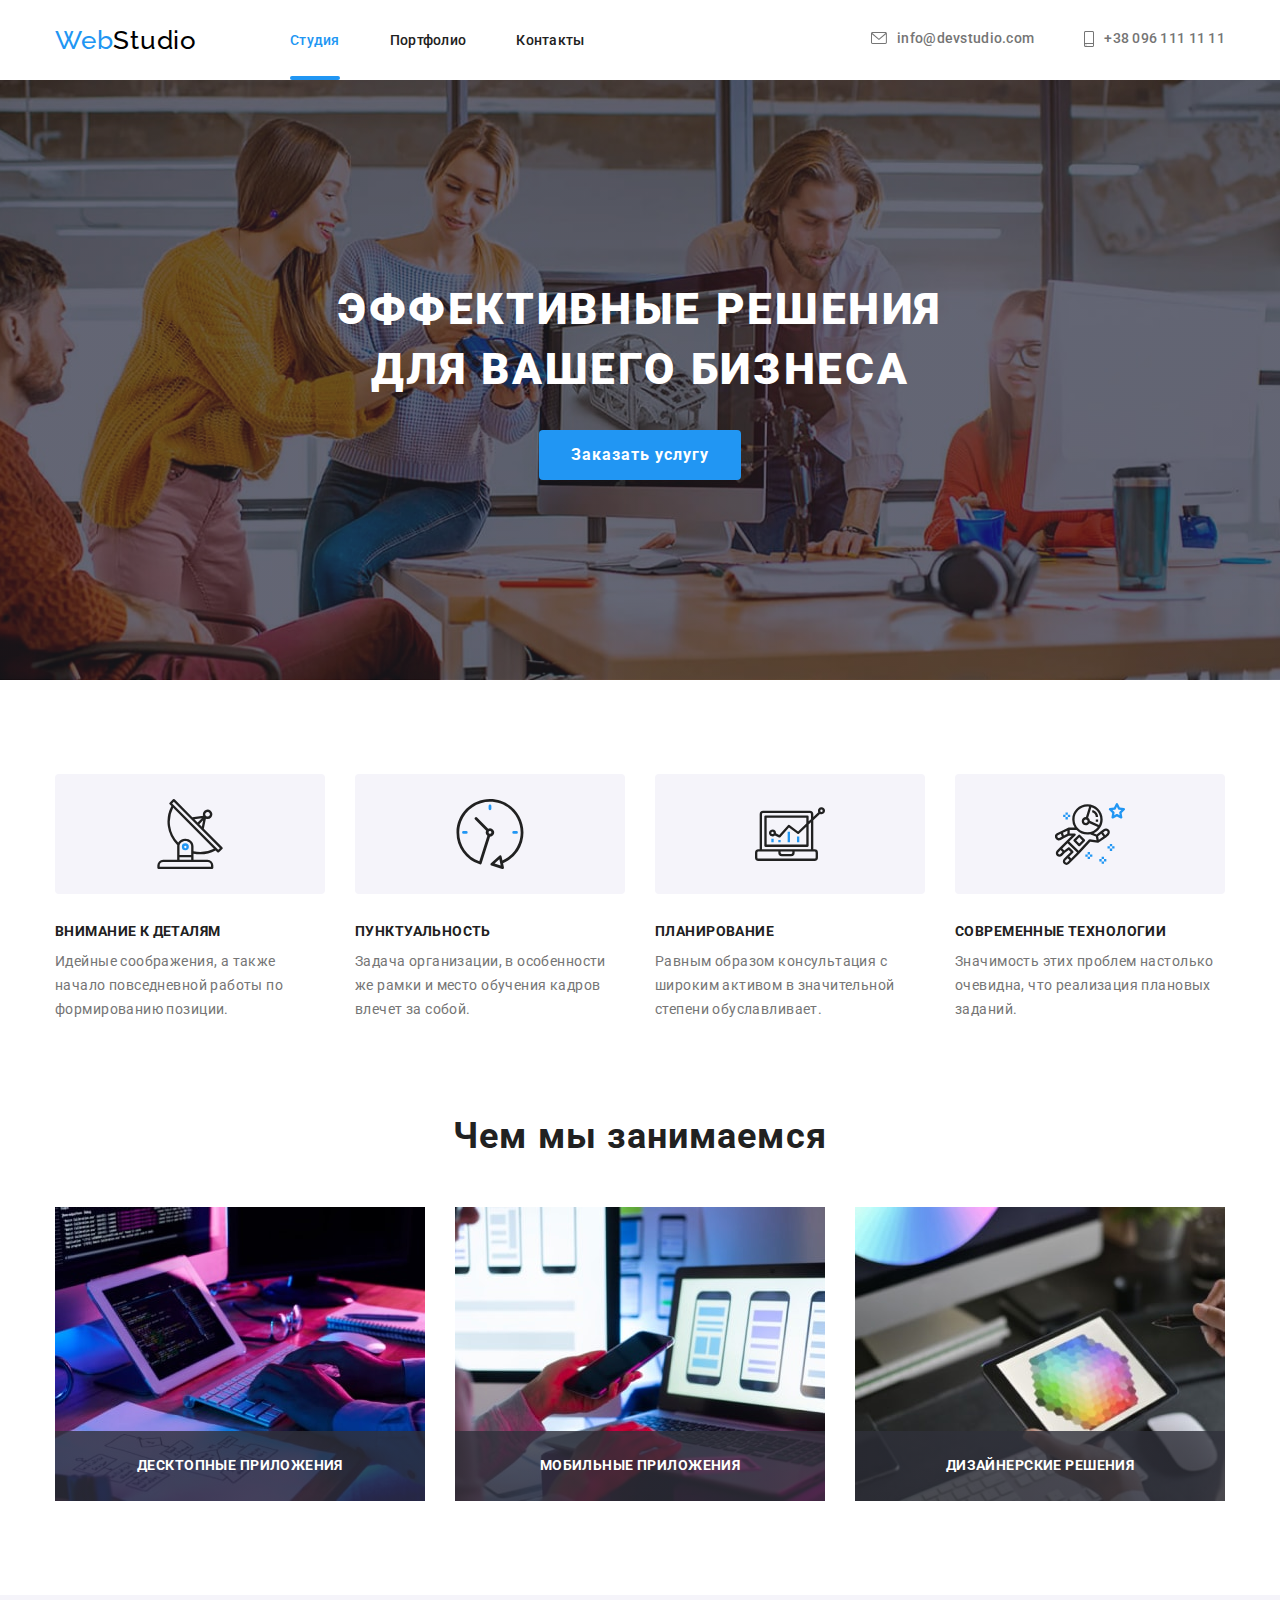
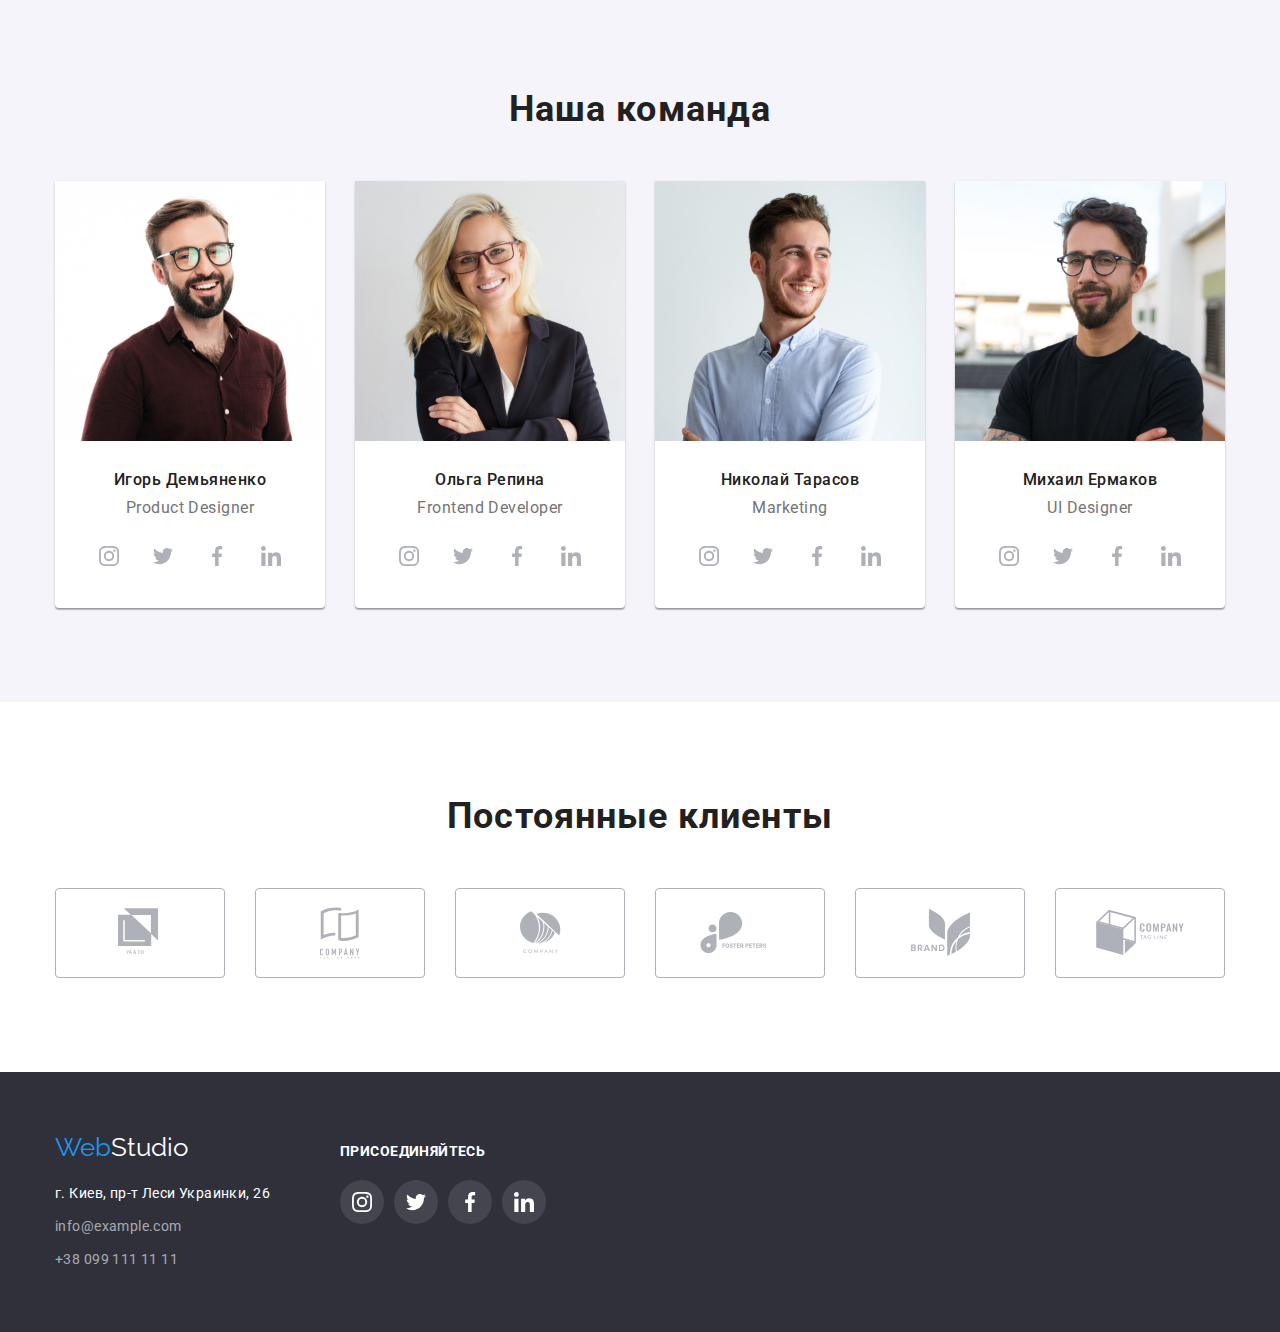
<file: index.html>
<!DOCTYPE html>
<html lang="ru">
  <head>
    <meta charset="UTF-8" />
    <meta name="viewport" content="width=device-width, initial-scale=1.0" />
    <title lang="en">WebStudio</title>
    <link rel="preconnect" href="https://fonts.gstatic.com">
    <link rel="stylesheet" href="./css/modern-normalize.css">
    <link href="https://fonts.googleapis.com/css2?family=Raleway:wght@700&family=Roboto:wght@400;500;700;900&display=swap"
      rel="stylesheet">
    <link rel="stylesheet" href="./css/style.css">
  </head>

  <body>
<!--header-->
    <header>
      <div class="container">
        <nav class="nav">
          <a class="logo-header link" href="./index.html" aria-label="логотип"><span class="logo-web">Web</span>Studio</a>
          <ul class="nav-links list">
            <li class="nav-link-item">
              <a class="studio nav-link current link" href="./index.html">Студия</a>
            </li>
            <li class="nav-link-item">
              <a class="portfolio nav-link link" href="./portfolio.html">Портфолио</a>
            </li>
            <li class="nav-link-item">
              <a class="contacts nav-link link" href="">Контакты</a>
            </li>
          </ul>
        </nav>
        <address class="header-address">
          <ul class="header-address-list list">
            <li class="header-address-item" >
              <a class="address-item link" target="_blank" rel="noopener noreferrer" href="mailto:info@devstudio.com">
                <div class="address-icon">
                  <svg width="16" height="12">
                    <use href="./images/sprite.svg#icon-envelope"></use>
                  </svg>
                </div>
                info@devstudio.com</a>
            </li>
            <li class="header-address-item" >
              <a class="address-item link" target="_blank" rel="noopener noreferrer" href="tel:+380961111111">
                <div class="address-icon">
                  <svg width="10" height="16">
                    <use href="./images/sprite.svg#icon-smartphone"></use>
                  </svg>
                </div>
                +38 096 111 11 11</a>
            </li>
          </ul>
        </address>
      </div>
    </header>

    <main>
      <!--hero section-->
      
      <section class="hero">
        <div class="container hero">
          <h1 class="hero-title">Эффективные решения для вашего бизнеса</h1>
          <button class="button-studio-hero " data-modal-open
                  type="button">
                  Заказать услугу
                      </button>
        </div>
      </section>

      <!-- модальное окно -->
      
      <div class="modal is-hidden" data-modal>
        <div class="modal-window">
          <button class="close-btn" type="button" aria-label="Закрывает модальное окно" data-modal-close>
            <svg class="icon-close">
              <use href="./images/sprite.svg#icon-close-black-18px" width="18" height="18"></use>
            </svg>
          </button>
        </div>
      </div>
      
       <!-- Наши перимущества -->
      <section class="features">
        <div class="container section">
          <h2 class="visually-hidden">Наши перимущества</h2>            
          <ul class="features-list list">
            <li class="features-list-item">
              <div class="features-pic-wrap">
                <svg class="features-pic" >
                  <use href="./images/sprite.svg#icon-antenna"></use>
                </svg>
              </div>
              <h3 class="features-item-title">Внимание к деталям</h3>
              <p class="features-item-text">
                Идейные соображения, а также начало повседневной работы по
                формированию позиции.                
              </p>
            </li>
            <li class="features-list-item">
              <div class="features-pic-wrap">
                <svg class="features-pic" >
                  <use href="./images/sprite.svg#icon-clock "></use>
                </svg>
              </div>
              <h3 class="features-item-title">Пунктуальность</h3>
              <p class="features-item-text">
                Задача организации, в особенности же рамки и место обучения кадров
                влечет за собой.
              </p>
            </li>
            <li class="features-list-item">
              <div class="features-pic-wrap">
                <svg class="features-pic" >
                  <use href="./images/sprite.svg#icon-diagram"></use>
                </svg>
              </div>
              <h3 class="features-item-title">Планирование</h3>
              <p class="features-item-text">
                Равным образом консультация с широким активом в значительной
                степени обуславливает.
              </p>
            </li>
            <li class="features-list-item">
              <div class="features-pic-wrap">
                <svg class="features-pic" >
                  <use href="./images/sprite.svg#icon-astronaut"></use>
                </svg>
              </div>
              <h3 class="features-item-title">Современные технологии</h3>
              <p class="features-item-text">
                Значимость этих проблем настолько очевидна, что реализация
                плановых заданий.
              </p>
            </li>
          </ul>
        <!-- </div> -->
        
        
        <!-- Чем мы занимаемся -->
        <!-- <div class="works"> -->
          <h2 class="works-title section-title">Чем мы занимаемся</h2>
          <ul class="works-list list">
            <li class="works-list-item">
              <img src="./images/typing.jpg" alt="человек печатает на клавиатуре" width="370" height="294" />
              <p class="works-item-title">Десктопные приложения</p>
            </li>
            <li class="works-list-item">
              <img src="./images/looking-on-smartphone.jpg" alt="человек смотрит на смартфон" width="370" height="294" />
              <p class="works-item-title">Мобильные приложения</p> 
            </li>
            <li class="works-list-item">
              <img src="./images/looking-on-tablet.jpg" alt="человек работает с планшетом" width="370" height="294" />
              <p class="works-item-title">Дизайнерские решения</p> 
            </li>
          </ul>
        </div>
      </section>
     

      <!-- Наша команда -->
      <section class="team">
        <div class="container section">
          <h2 class="section-title team-title">Наша команда</h2>
          <ul class="team-list list">
            <li class="team-list-item">
              <img class="team-item-pic" src="./images/team/ihor-demianenko.jpg" alt="Игорь Демьяненко" width="270"
                height="260" />
              <h3 class="team-item-name">Игорь Демьяненко</h3>
              <p class="team-item-text" lang="en">Product Designer</p>
              <ul class="social-list list">
                <li class="social-list-item">
                  <a target="_blank" rel="noopener noreferrer" href="" class="social-link link">
                    <svg class="social-link-item">
                      <use href="./images/sprite.svg#icon-instagram" ></use>
                    </svg>
                  </a>
                </li>
                <li class="social-list-item">
                  <a target="_blank" rel="noopener noreferrer" href="" class="social-link link">
                    <svg class="social-link-item">
                      <use href="./images/sprite.svg#icon-twitter" ></use>
                    </svg>
                  </a>
                </li>
                <li class="social-list-item">
                  <a target="_blank" rel="noopener noreferrer" href="" class="social-link link">
                    <svg class="social-link-item">
                      <use href="./images/sprite.svg#icon-facebook" ></use>
                    </svg>
                  </a>
                </li>
                <li class="social-list-item">
                  <a target="_blank" rel="noopener noreferrer" href="" class="social-link link">
                    <svg class="social-link-item">
                      <use href="./images/sprite.svg#icon-linkedin" ></use>
                    </svg>
                  </a>
                </li>
              </ul>
            </li>
            <li class="team-list-item">
              <img class="team-item-pic" src="./images/team/olga-repina.jpg" alt="Ольга Репина" width="270" height="260" />
              <h3 class="team-item-name">Ольга Репина</h3>
              <p class="team-item-text" lang="en">Frontend Developer</p>
              <ul class="social-list list">
                <li class="social-list-item">
                  <a target="_blank" rel="noopener noreferrer" href="" class="social-link link">
                    <svg class="social-link-item">
                      <use href="./images/sprite.svg#icon-instagram" ></use>
                    </svg>
                  </a>
                </li>
                <li class="social-list-item">
                  <a target="_blank" rel="noopener noreferrer" href="" class="social-link link">
                    <svg class="social-link-item">
                      <use href="./images/sprite.svg#icon-twitter" ></use>
                    </svg>
                  </a>
                </li>
                <li class="social-list-item">
                  <a target="_blank" rel="noopener noreferrer" href="" class="social-link link">
                    <svg class="social-link-item">
                      <use href="./images/sprite.svg#icon-facebook" ></use>
                    </svg>
                  </a>
                </li>
                <li class="social-list-item">
                  <a target="_blank" rel="noopener noreferrer" href="" class="social-link link">
                    <svg class="social-link-item">
                      <use href="./images/sprite.svg#icon-linkedin" ></use>
                    </svg>
                  </a>
                </li>
              </ul>
            </li>
            <li class="team-list-item">
              <img class="team-item-pic" src="./images/team/nikolai-tarasow.jpg" alt="Николай Тарасов" width="270" height="260" />
              <h3 class="team-item-name">Николай Тарасов</h3>
              <p class="team-item-text" lang="en">Marketing</p>
              <ul class="social-list list">
                <li class="social-list-item">
                  <a target="_blank" rel="noopener noreferrer" href="" class="social-link link">
                    <svg class="social-link-item">
                      <use href="./images/sprite.svg#icon-instagram" ></use>
                    </svg>
                  </a>
                </li>
                <li class="social-list-item">
                  <a target="_blank" rel="noopener noreferrer" href="" class="social-link link">
                    <svg class="social-link-item">
                      <use href="./images/sprite.svg#icon-twitter" ></use>
                    </svg>
                  </a>
                </li>
                <li class="social-list-item">
                  <a target="_blank" rel="noopener noreferrer" href="" class="social-link link">
                    <svg class="social-link-item">
                      <use href="./images/sprite.svg#icon-facebook" ></use>
                    </svg>
                  </a>
                </li>
                <li class="social-list-item">
                  <a target="_blank" rel="noopener noreferrer" href="" class="social-link link">
                    <svg class="social-link-item">
                      <use href="./images/sprite.svg#icon-linkedin" ></use>
                    </svg>
                  </a>
                </li>
              </ul>
            </li>
            <li class="team-list-item">
              <img class="team-item-pic" src="./images/team/michail-ermakow.jpg" alt="Михаил Ермаков" width="270" height="260" />
              <h3 class="team-item-name">Михаил Ермаков</h3>
              <p class="team-item-text" lang="en">UI Designer</p>
              <ul class="social-list list">
                <li class="social-list-item">
                  <a target="_blank" rel="noopener noreferrer" href="" class="social-link link">
                    <svg class="social-link-item">
                      <use href="./images/sprite.svg#icon-instagram" ></use>
                    </svg>
                  </a>
                </li>
                <li class="social-list-item">
                  <a target="_blank" rel="noopener noreferrer" href="" class="social-link link">
                    <svg class="social-link-item">
                      <use href="./images/sprite.svg#icon-twitter" ></use>
                    </svg>
                  </a>
                </li>
                <li class="social-list-item">
                  <a target="_blank" rel="noopener noreferrer" href="" class="social-link link">
                    <svg class="social-link-item">
                      <use href="./images/sprite.svg#icon-facebook" ></use>
                    </svg>
                  </a>
                </li>
                <li class="social-list-item">
                  <a target="_blank" rel="noopener noreferrer" href="" class="social-link link">
                    <svg class="social-link-item">
                      <use href="./images/sprite.svg#icon-linkedin" ></use>
                    </svg>
                  </a>
                </li>
              </ul>
            </li>
          </ul>
        </div>
      </section>

      <section class="clients">
        <div class="container section">
          <h2 class="section-title clients-title">Постоянные клиенты</h2>
          <ul class="clients-list list">
            <li class="clients-list-item link">
              <a target="_blank" rel="noopener noreferrer" class="clients-item-link link" href="">
                <svg class="logo-1" >
                  <use href="./images/sprite.svg#icon-logo-1" ></use>
                </svg>
              </a>
            </li>
            <li class="clients-list-item link">
              <a target="_blank" rel="noopener noreferrer" class="clients-item-link link" href="">
                <svg class="logo-2">
                  <use href="./images/sprite.svg#icon-logo-2"></use>
                </svg>
              </a>
            </li>
            <li class="clients-list-item link">
              <a target="_blank" rel="noopener noreferrer" class="clients-item-link link" href="">
                <svg class="logo-3">
                  <use href="./images/sprite.svg#icon-logo-3"></use>
                </svg>
              </a>
            </li>
            <li class="clients-list-item link">
              <a target="_blank" rel="noopener noreferrer" class="clients-item-link link" href="">
                <svg class="logo-4">
                  <use href="./images/sprite.svg#icon-logo-4"></use>
                </svg>
              </a>
            </li>
            <li class="clients-list-item link">
              <a target="_blank" rel="noopener noreferrer" class="clients-item-link link" href="">
                <svg class="logo-5">
                  <use href="./images/sprite.svg#icon-logo-5"></use>
                </svg>
              </a>
            </li>
            <li class="clients-list-item link">
              <a target="_blank" rel="noopener noreferrer" class="clients-item-link link" href="">
                <svg class="logo-6">
                  <use href="./images/sprite.svg#icon-logo-6"></use>
                </svg>
              </a>
            </li>
          </ul>
        </div>
      </section>
    </main>

    <!--footer-->
    <footer class="footer">
      <div class="container footer">
        <div>
          <a class="logo-footer link" href="./index.html" aria-label="логотип"><span class="logo-web">Web</span>Studio</a>
          <address>
            <ul class="footer-list list">
              <li class="footer-list-item">
                <a target="_blank" rel="noopener noreferrer" class="footer-list-link map-link link" href="https://goo.gl/maps/fc8AULogHNXfgkhJ9">г. Киев, пр-т Леси
                  Украинки, 26</a>
              </li>
              <li class="footer-list-item">
                <a target="_blank" rel="noopener noreferrer" class="footer-list-link link" href="mailto:info@example.com">info@example.com</a>
              </li>
              <li class="footer-list-item">
                <a target="_blank" rel="noopener noreferrer" class="footer-list-link link" href="tel:+380991111111">+38 099 111 11 11</a>
              </li>
            </ul>
          </address>
        </div>
        <div class="footer-join">
          <p class="footer-join-text white-uppercase">Присоединяйтесь</p>
          <ul class="social-list list">
            <li class="social-list-item">
              <a target="_blank" rel="noopener noreferrer" href="" class="social-link link">
                <svg class="social-link-item">
                  <use href="./images/sprite.svg#icon-instagram"></use>
                </svg>
              </a>
            </li>
            <li class="social-list-item">
              <a target="_blank" rel="noopener noreferrer" href="" class="social-link link">
                <svg class="social-link-item">
                  <use href="./images/sprite.svg#icon-twitter"></use>
                </svg>
              </a>
            </li>
            <li class="social-list-item">
              <a target="_blank" rel="noopener noreferrer" href="" class="social-link link">
                <svg class="social-link-item">
                  <use href="./images/sprite.svg#icon-facebook"></use>
                </svg>
              </a>
            </li>
            <li class="social-list-item">
              <a target="_blank" rel="noopener noreferrer" href="" class="social-link link">
                <svg class="social-link-item">
                  <use href="./images/sprite.svg#icon-linkedin"></use>
                </svg>
              </a>
            </li>
          </ul>
        </div>
    </footer>
    
    <script src="./js/modal.js"></script>
  </body>
</html>
<!---->
</file>
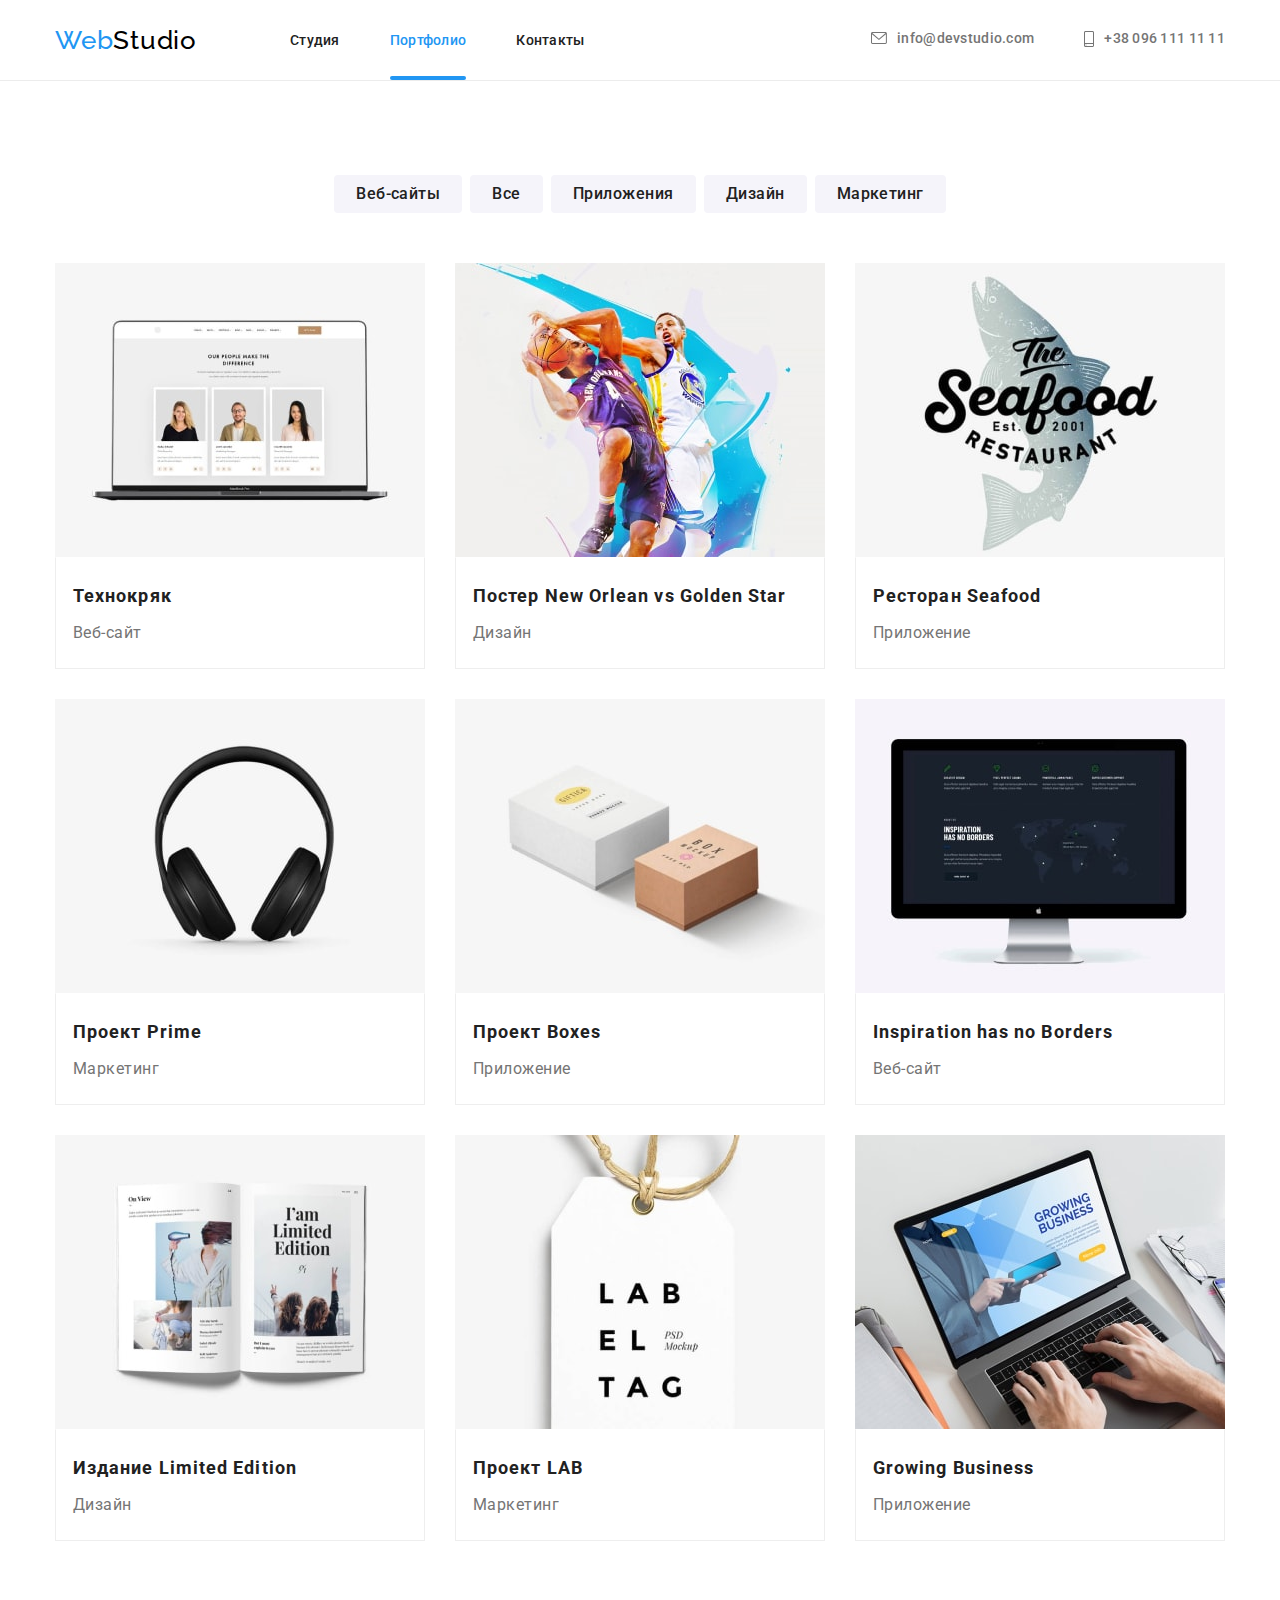
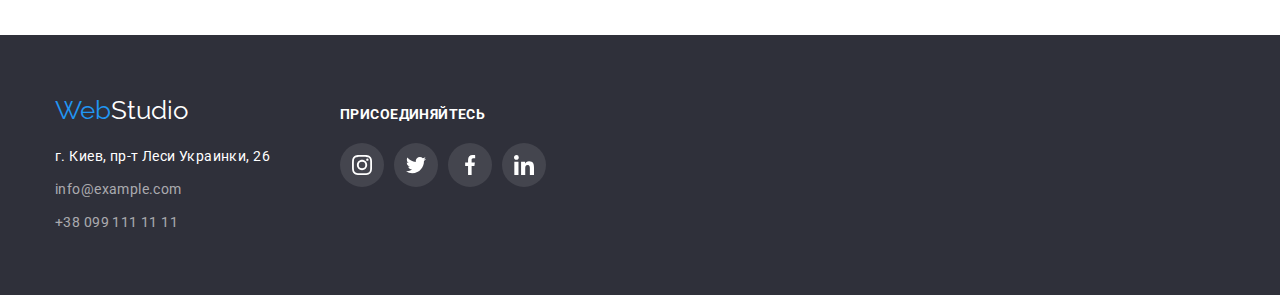
<file: portfolio.html>
<!DOCTYPE html>
<html lang="ru">

<head>
  <meta charset="UTF-8" />
  <meta name="viewport" content="width=device-width, initial-scale=1.0" />
  <title lang="en">WebStudio</title>
  <link rel="preconnect" href="https://fonts.gstatic.com">
  <link rel="stylesheet" href="./css/modern-normalize.css">
  <link href="https://fonts.googleapis.com/css2?family=Raleway:wght@700&family=Roboto:wght@400;500;700;900&display=swap"
    rel="stylesheet">
  <link rel="stylesheet" href="./css/style.css">
</head>

<body>
  <!--header-->
  <header class="portfolio">
    <div class="container">
      <nav class="nav">
        <a class="logo-header link" href="./index.html" aria-label="логотип"><span class="logo-web">Web</span>Studio</a>
        <ul class="nav-links list">
          <li class="nav-link-item">
            <a class="studio nav-link link" href="./index.html">Студия</a>
          </li>
          <li class="nav-link-item">
            <a class="portfolio nav-link current link" href="./portfolio.html">Портфолио</a>
          </li>
          <li class="nav-link-item">
            <a class="contacts nav-link link" href="">Контакты</a>
          </li>
        </ul>
      </nav>
      <address class="header-address">
        <ul class="header-address-list list">
          <li class="header-address-item">
            <a class="address-item link" target="_blank" rel="noopener noreferrer" href="mailto:info@devstudio.com">
              <div class="address-icon">
                <svg width="16" height="12">
                  <use href="./images/sprite.svg#icon-envelope"></use>
                </svg>
              </div>
              info@devstudio.com
            </a>
          </li>
          <li class="header-address-item">
            <a class="address-item link" target="_blank" rel="noopener noreferrer" href="tel:+380961111111">
              <div class="address-icon">
                <svg width="10" height="16">
                  <use href="./images/sprite.svg#icon-smartphone"></use>
                </svg>
              </div>
              +38 096 111 11 11
            </a>
          </li>
        </ul>
      </address>
    </div>
  </header>
  
  <main>
    
    <!-- <section> -->
      <div class="container section">
        <!-- buttons -->
        <ul class="portfolio-buttons list">
          <li class="portfolio-button"><button class="portfolio-btn" type="button">Веб-сайты</button></li>
          <li class="portfolio-button"><button class="portfolio-btn" type="button">Все</button></li>
          <li class="portfolio-button"><button class="portfolio-btn" type="button">Приложения</button></li>
          <li class="portfolio-button"><button class="portfolio-btn" type="button">Дизайн</button></li>
          <li class="portfolio-button"><button class="portfolio-btn" type="button">Маркетинг</button></li>
        </ul>
        
        <!-- portfolio exemples -->
        <h1 class="visually-hidden">Портфолио</h1>
        <ul class="portfolio-list list">
          <li class="portfolio-item">
            <a class="portfolio-item-link link" href="" target="_blank" rel="noopener noreferrer"  >
              <div class="portfolio-thumb">
                <img class="portfolio-img" src="./images/portfolio/tehnokriak-img.jpg" alt="Экран ноутбука с примером сайта" width="370"
                  height="294">
                <p class="portfolio-item-description">
                  Технокряк это современная площадка распространения коронавируса.
                  Компании используют эту платформу для цифрового
                  шпионажа и атак на защищённые сервера конкурентов.
                </p>
              </div>
              <div class="portfolio-item-details" >
                <h2 class="portfolio-item-title">Технокряк</h2>
              <p class="portfolio-item-type">Веб-сайт</p>
              </div>
              
            </a>
          </li>
          <li class="portfolio-item">
            <a class="portfolio-item-link link" href="" target="_blank" rel="noopener noreferrer"  >
              <div class="portfolio-thumb">
                <img class="portfolio-img" src="./images/portfolio/poster-new-orlean-vs-golden-star-img.jpg"
                  alt="Два баскетболиста играют" width="370" height="294">
                <p class="portfolio-item-description">
                  Технокряк это современная площадка распространения коронавируса.
                  Компании используют эту платформу для цифрового
                  шпионажа и атак на защищённые сервера конкурентов.
                </p>
              </div>
              <div class="portfolio-item-details" >
                <h2 class="portfolio-item-title">Постер New Orlean vs Golden Star</h2>
              <p class="portfolio-item-type">Дизайн</p>
              </div>
              
            </a>
          </li>
          <li class="portfolio-item">
            <a class="portfolio-item-link link" href="" target="_blank" rel="noopener noreferrer"  >
              <div class="portfolio-thumb">
                <img class="portfolio-img" src="./images/portfolio/restoraunt-seafood-img.jpg" alt="Логотип ресторана с рыбой"
                  width="370" height="294">
                <p class="portfolio-item-description">
                  Технокряк это современная площадка распространения коронавируса.
                  Компании используют эту платформу для цифрового
                  шпионажа и атак на защищённые сервера конкурентов.
                </p>
              </div>
              <div class="portfolio-item-details" >
                <h2 class="portfolio-item-title">Ресторан Seafood</h2>
              <p class="portfolio-item-type">Приложение</p>
              </div>
             
            </a>
          </li>
          <li class="portfolio-item">
            <a class="portfolio-item-link link" href="" target="_blank" rel="noopener noreferrer"  >
              <div class="portfolio-thumb">
                <img class="portfolio-img" src="./images/portfolio/project-prime-img.jpg" alt="Наушники" width="370" height="294">
                <p class="portfolio-item-description">
                  Технокряк это современная площадка распространения коронавируса.
                  Компании используют эту платформу для цифрового
                  шпионажа и атак на защищённые сервера конкурентов.
                </p>
              </div>
              <div class="portfolio-item-details" >
                <h2 class="portfolio-item-title">Проект Prime</h2>
              <p class="portfolio-item-type">Маркетинг</p>
              </div>
              
            </a>
          </li>
          <li class="portfolio-item">
            <a class="portfolio-item-link link" href="" target="_blank" rel="noopener noreferrer"  >
              <div class="portfolio-thumb">
                <img class="portfolio-img" src="./images/portfolio/project-boxes-img.jpg" alt="Две коробочки" width="370" height="294">
                <p class="portfolio-item-description">
                  Технокряк это современная площадка распространения коронавируса.
                  Компании используют эту платформу для цифрового
                  шпионажа и атак на защищённые сервера конкурентов.
                </p>
              </div>
              <div class="portfolio-item-details" >
                <h2 class="portfolio-item-title">Проект Boxes</h2>
              <p class="portfolio-item-type">Приложение</p>
              </div>
             
            </a>
          </li>
          <li class="portfolio-item">
            <a class="portfolio-item-link link" href="" target="_blank" rel="noopener noreferrer"  >
              <div class="portfolio-thumb">
                <img class="portfolio-img" src="./images/portfolio/inspiration-has-no-borders-img.jpg"
                  alt="Экран компьютера с иллюстрацией проекта" width="370" height="294">
                <p class="portfolio-item-description">
                  Технокряк это современная площадка распространения коронавируса.
                  Компании используют эту платформу для цифрового
                  шпионажа и атак на защищённые сервера конкурентов.
                </p>
              </div>
              <div class="portfolio-item-details" >
                <h2 class="portfolio-item-title">Inspiration has no Borders</h2>
              <p class="portfolio-item-type">Веб-сайт</p>
              </div>
             
            </a>
          </li>
          <li class="portfolio-item">
            <a class="portfolio-item-link link" href="" target="_blank" rel="noopener noreferrer"  >
              <div class="portfolio-thumb">
                <img class="portfolio-img" src="./images/portfolio/limited-edition-img.jpg" alt="Открытый журнал" width="370"
                  height="294">
                <p class="portfolio-item-description">
                  Технокряк это современная площадка распространения коронавируса.
                  Компании используют эту платформу для цифрового
                  шпионажа и атак на защищённые сервера конкурентов.
                </p>
              </div>
              <div class="portfolio-item-details" >
                <h2 class="portfolio-item-title">Издание Limited Edition</h2>
              <p class="portfolio-item-type">Дизайн</p>
              </div>
             
            </a>
          </li>
          <li class="portfolio-item">
            <a class="portfolio-item-link link" href="" target="_blank" rel="noopener noreferrer"  >
              <div class="portfolio-thumb">
                <img class="portfolio-img" src="./images/portfolio/project-lab-img.jpg" alt="Бирка с логотирпом" width="370"
                  height="294">
                <p class="portfolio-item-description">
                  Технокряк это современная площадка распространения коронавируса.
                  Компании используют эту платформу для цифрового
                  шпионажа и атак на защищённые сервера конкурентов.
                </p>
              </div>
              <div class="portfolio-item-details" >
                <h2 class="portfolio-item-title">Проект LAB</h2>
              <p class="portfolio-item-type">Маркетинг</p>
              </div>
              
            </a>
          </li>
          <li class="portfolio-item">
            <a class="portfolio-item-link link" href="" target="_blank" rel="noopener noreferrer"  >
              <div class="portfolio-thumb">
                <img class="portfolio-img" src="./images/portfolio/growing-business-img.jpg" alt="Человек печатает на ноутбуке"
                  width="370" height="294">
                <p class="portfolio-item-description">
                  Технокряк это современная площадка распространения коронавируса.
                  Компании используют эту платформу для цифрового
                  шпионажа и атак на защищённые сервера конкурентов.
                </p>
              </div>
              <div class="portfolio-item-details" >
                <h2 class="portfolio-item-title">Growing Business</h2>
              <p class="portfolio-item-type">Приложение</p>
              </div>
              
            </a>
          </li>
        </ul>

      </div>
    <!-- </section> -->
  </main>
  <!--footer-->
  <footer class="footer">
    <div class="container footer">
      <div>
        <a target="_blank" rel="noopener noreferrer" class="logo-footer link" href="./index.html"
          aria-label="логотип"><span class="logo-web">Web</span>Studio</a>
        <address>
          <ul class="footer-list list">
            <li class="footer-list-item">
              <a target="_blank" rel="noopener noreferrer" class="footer-list-link map-link link"
                href="https://goo.gl/maps/fc8AULogHNXfgkhJ9">г. Киев, пр-т Леси
                Украинки, 26</a>
            </li>
            <li class="footer-list-item">
              <a target="_blank" rel="noopener noreferrer" class="footer-list-link link"
                href="mailto:info@example.com">info@example.com</a>
            </li>
            <li class="footer-list-item">
              <a target="_blank" rel="noopener noreferrer" class="footer-list-link link" href="tel:+380991111111">+38 099
                111 11 11</a>
            </li>
          </ul>
        </address>
      </div>
      <div class="footer-join">
        <p class="footer-join-text">Присоединяйтесь</p>
        <ul class="social-list list">
          <li class="social-list-item">
            <a target="_blank" rel="noopener noreferrer" href="" class="social-link link">
              <svg class="social-link-item">
                <use href="./images/sprite.svg#icon-instagram"></use>
              </svg>
            </a>
          </li>
          <li class="social-list-item">
            <a target="_blank" rel="noopener noreferrer" href="" class="social-link link">
              <svg class="social-link-item">
                <use href="./images/sprite.svg#icon-twitter"></use>
              </svg>
            </a>
          </li>
          <li class="social-list-item">
            <a target="_blank" rel="noopener noreferrer" href="" class="social-link link">
              <svg class="social-link-item">
                <use href="./images/sprite.svg#icon-facebook"></use>
              </svg>
            </a>
          </li>
          <li class="social-list-item">
            <a target="_blank" rel="noopener noreferrer" href="" class="social-link link">
              <svg class="social-link-item">
                <use href="./images/sprite.svg#icon-linkedin"></use>
              </svg>
            </a>
          </li>
        </ul>
      </div>
  </footer>
</body>

</html>
<!---->
</file>
<file: css/style.css>
:root {
  --acent-color: #2196f3;
  --logo-black: #000000;
  --main-color: #757575;
  --title-color: #212121;
  --white-color: #ffffff;
  --backgroud-greay-color: #2f303a;
  --footer-address-color: rgba(255, 255, 255, 0.6);
  --background-color: #f5f4fa;
  --icon-main: #afb1b8;

  --main-font: "Roboto", sans-serif;
  --logo-font: "Raleway", sans-serif;

  --portfolio-item-gep: 30px;

  --time-transition: 250ms;
  --duration-transition: cubic-bezier(0.4, 0, 0.2, 1);
}

/*BODY*/

h1,
h2,
h3,
h4,
h5,
h6 {
  margin: 0;
}

h2,
h3 {
  color: var(--title-color);
}

h1,
h2,
h3,
p,
a,
button {
  font-family: var(--main-font);
}

.link {
  text-decoration: none;
  font-style: normal;
}

.list {
  list-style: none;
  margin: 0;
  padding: 0;
}

p {
  color: var(--main-color);
  margin: 0;
}

img {
  display: block;
}

/* *:focus {
  outline: none;
} */

.container {
  width: 1200px;
  margin: auto;
  padding-left: 15px;
  padding-right: 15px;
}

.container.section {
  padding-top: 94px;
  padding-bottom: 94px;
}
/*BODY*/

/*HEADER*/

header.portfolio {
  border-bottom: 1px solid #ececec;
}

header > .container {
  display: flex;
  align-items: center;
  /* padding-top: 25px;
  padding-bottom: 25px; */
}

.logo-header {
  font-family: var(--logo-font);
  font-size: 26px;
  line-height: 1.17;
  color: var(--logo-black);
  letter-spacing: 0.03em;
  margin-right: 93px;
}

.logo-web {
  color: var(--acent-color);
}

nav {
  display: flex;
  align-items: center;
}
.nav,
.header-address {
  font-family: var(--main-font);
  font-weight: 500;
  font-size: 14px;
  line-height: 1.17em;
  letter-spacing: 0.02em;
}

.nav-links {
  display: flex;
  align-items: center;
}

.nav-link-item:not(:last-child),
.header-address-item:not(:last-child) {
  margin-right: 50px;
}

.nav-link {
  display: inline-block;
  padding: 32px 0;

  color: var(--title-color);
  text-decoration: none;

  transition: var(--time-transition) var(--duration-transition);
}

.header-address {
  margin-left: auto;
}

.header-address-item {
  display: flex;
}

.address-item,
.header-address-list {
  display: flex;
  color: var(--main-color);
  fill: var(--main-color);

  transition: var(--time-transition) var(--duration-transition);
}

.nav-link:hover,
.nav-link:focus,
.address-item:hover,
.address-item:focus {
  color: var(--acent-color);
  fill: var(--acent-color);
}

.address-icon {
  margin-right: 10px;
  margin-top: 1px;
}

.current {
  position: relative;
  display: block;
  color: var(--acent-color);
}

.current::after {
  position: absolute;
  bottom: 0;
  left: 0;

  content: "";
  height: 4px;
  width: 100%;

  background-color: var(--acent-color);
  border-radius: 2px;
}

/*HEADER*/

/*HERO*/
.hero {
  background-image: linear-gradient(
      rgba(47, 48, 58, 0.4),
      rgba(47, 48, 58, 0.4)
    ),
    url(../images/bg-hero.jpg);
  background-repeat: no-repeat;
  background-position: center;
  background-size: 1600px;
}

.container.hero {
  display: block;
  justify-content: center;
  padding-top: 200px;
  padding-bottom: 200px;
}

.hero-title {
  width: 696px;
  padding-bottom: 30px;
  margin-left: auto;
  margin-right: auto;

  font-weight: 900;
  font-size: 44px;
  line-height: 1.36em;
  letter-spacing: 0.06em;

  text-align: center;
  text-transform: uppercase;
  font-family: var(--main-font);
  color: var(--white-color);
}

.button-studio-hero {
  display: block;
  min-width: 200px;
  padding-top: 10px;
  padding-bottom: 10px;
  padding-left: 32px;
  padding-right: 32px;
  margin-left: auto;
  margin-right: auto;
  border-radius: 4px;
  border: transparent;

  font-weight: 700;
  font-size: 16px;
  line-height: 1.87;
  letter-spacing: 0.06em;

  text-decoration: none;
  text-align: center;

  font-family: var(--main-font);
  color: var(--white-color);
  background-color: var(--acent-color);

  cursor: pointer;
}

.visually-hidden {
  position: absolute;
  width: 1px;
  height: 1px;
  margin: -1px;
  border: 0;
  padding: 0;
  white-space: nowrap;
  clip-path: inset(100%);
  clip: rect(0 0 0 0);
  overflow: hidden;
}
/* HERO */

/* MODAL WINDOW */

.modal {
  position: fixed;
  z-index: 1;
  top: 0;
  left: 0;
  opacity: 1;

  width: 100%;
  height: 100%;

  background-image: linear-gradient(rgba(0, 0, 0, 0.2), rgba(0, 0, 0, 0.2));

  transition: var(--time-transition) var(--duration-transition);
}

.modal.is-hidden {
  visibility: hidden;
  pointer-events: none;
  opacity: 0;
}

.modal-window {
  position: absolute;
  top: 50%;
  left: 50%;
  transform: translate(-50%, -50%) scale(1);

  width: 528px;
  height: 581px;

  background-color: #fff;
  box-shadow: 0px 1px 3px rgba(0, 0, 0, 0.12), 0px 1px 1px rgba(0, 0, 0, 0.14),
    0px 2px 1px rgba(0, 0, 0, 0.2);
  border-radius: 4px;

  transition: transform var(--time-transition) var(--duration-transition);
}

.modal.is-hidden .modal-window {
  transform: translate(-50%, -50%) scale(0.8);
}

.close-btn {
  position: absolute;
  top: 8px;
  right: 8px;

  width: 30px;
  height: 30px;
  padding: 5px;

  justify-content: center;

  border: 1px solid rgba(0, 0, 0, 0.1);
  border-radius: 50%;
  background-color: transparent;

  cursor: pointer;
}

.icon-close {
  width: 100%;
  height: 100%;
}
/* MODAL WINDOW */

/* FEATURES */
.features-list {
  display: flex;
  margin-bottom: 94px;
}

.features-pic-wrap {
  display: flex;
  justify-content: center;
  align-items: center;
  width: 270px;
  height: 120px;
  margin-bottom: 30px;
  background-color: var(--background-color);
  border-radius: 4px;
}

.features-pic {
  width: 70px;
  height: 70px;
}

.features-list-item {
  max-width: 270px;
}

.features-list-item:not(:last-child) {
  margin-right: 30px;
}

.features-item-title {
  margin-bottom: 10px;

  font-weight: 700;
  font-size: 14px;
  line-height: 1.14em;
  letter-spacing: 0.03em;
  text-transform: uppercase;
  color: var(--title-color);
}

.features-item-text {
  font-weight: 400;
  font-size: 14px;
  line-height: 1.71em;
  letter-spacing: 0.03em;
}
/* FEATURES */

/*WORKS*/
.section-title {
  font-weight: 700;
  font-size: 36px;
  line-height: 1.17%em;
  text-align: center;
  letter-spacing: 0.03em;
  margin-bottom: 50px;
}

.works-list {
  display: flex;
}

.works-list-item {
  position: relative;
}

.works-list-item:not(:last-child) {
  margin-right: 30px;
}

.works-item-title {
  position: absolute;
  bottom: 0;

  width: 100%;
  padding: 27px 0;

  font-size: 14px;
  font-weight: 700;
  line-height: 1.14;
  letter-spacing: 0.03em;
  text-align: center;
  text-transform: uppercase;
  color: var(--white-color);

  background-image: linear-gradient(
    rgba(47, 48, 58, 0.8),
    rgba(47, 48, 58, 0.8)
  );
}
/*WORKS*/

/*TEAM*/
.team {
  background-color: var(--background-color);
}

.team-list {
  display: flex;
}

.team-list-item {
  padding-bottom: 30px;
  box-shadow: 0px 1px 3px rgba(0, 0, 0, 0.12), 0px 1px 1px rgba(0, 0, 0, 0.14),
    0px 2px 1px rgba(0, 0, 0, 0.2);
  border-bottom-left-radius: 4px;
  border-bottom-right-radius: 4px;
  background-color: var(--white-color);
}

.team-list-item:not(:last-child) {
  margin-right: 30px;
}

.team-item-pic {
  margin-bottom: 30px;
}

.team-item-name {
  margin-bottom: 10px;

  font-weight: 500;
  font-size: 16px;
  line-height: 1.18em;
  letter-spacing: 0.03em;
  text-align: center;
}

.team-item-text {
  margin-bottom: 16px;
  font-weight: 400;
  font-size: 16px;
  line-height: 1.18em;
  text-align: center;
  letter-spacing: 0.03em;
}

.social-list {
  display: flex;
  margin-right: -10px;
  justify-content: center;
}

.social-list-item {
  display: flex;
  margin-right: 10px;
}

.social-link {
  display: flex;
  justify-content: center;
  align-items: center;
  width: 44px;
  height: 44px;
  border-radius: 50%;
  background-color: transparent;
  fill: var(--icon-main);

  transition: var(--time-transition) var(--duration-transition);
}

.social-link:hover,
.social-link:focus,
.footer .social-link:hover,
.footer .social-link:focus {
  background-color: var(--acent-color);
  fill: var(--white-color);
}

.social-link-item {
  width: 20px;
  height: 20px;
}

/*TEAM*/

/*PORTFOLIO*/
.portfolio-buttons {
  display: flex;
  margin-bottom: 50px;
  /* margin-right: auto;
  margin-left: auto; */
  justify-content: center;
}

.portfolio-button {
  display: block;
}

.portfolio-btn {
  padding-top: 6px;
  padding-bottom: 6px;
  padding-right: 22px;
  padding-left: 22px;

  font-family: var(--main-font);
  font-style: normal;
  font-weight: 500;
  font-size: 16px;
  line-height: 1.62em;
  letter-spacing: 0.03em;
  text-align: center;

  color: var(--title-color);
  background: var(--background-color);
  border-radius: 4px;
  border: transparent;

  cursor: pointer;
  transition: var(--time-transition) var(--duration-transition);
}

.portfolio-button:not(:last-child) {
  margin-right: 8px;
}

.portfolio-btn:hover,
.portfolio-btn:focus {
  color: var(--white-color);
  background-color: var(--acent-color);
  box-shadow: 0px 3px 1px rgba(0, 0, 0, 0.1), 0px 1px 2px rgba(0, 0, 0, 0.08),
    0px 2px 2px rgba(0, 0, 0, 0.12);
}

.portfolio-list {
  display: flex;
  flex-wrap: wrap;
  margin-top: calc(-1 * var(--portfolio-item-gep));
  margin-left: calc(-1 * var(--portfolio-item-gep));
  /* outline: 1px solid black; */
}

.portfolio-item {
  flex-basis: calc(100% / 3 - 30px);

  /* border: 1px solid #eeeeee;
  overflow: clip; */
  margin-top: var(--portfolio-item-gep);
  margin-left: var(--portfolio-item-gep);
}

.portfolio-item-link {
  display: block;
  position: relative;

  transition: var(--time-transition) var(--duration-transition);
}

.portfolio-item-link:hover,
.portfolio-item-link:focus {
  box-shadow: 0px 1px 1px rgba(0, 0, 0, 0.12), 0px 4px 4px rgba(0, 0, 0, 0.06),
    1px 4px 6px rgba(0, 0, 0, 0.16);
}

.portfolio-item-link:hover .portfolio-item-description,
.portfolio-item-link:focus .portfolio-item-description {
  transform: translateY(0);
}

.portfolio-thumb {
  position: relative;
  overflow: hidden;
}

.portfolio-item-description {
  position: absolute;
  left: 0;
  top: 0;
  padding: 63px 24px;
  height: 294px;

  font-weight: 400;
  font-size: 18px;
  line-height: 1.56;
  letter-spacing: 0.03em;
  color: var(--white-color);

  background-image: linear-gradient(
    rgba(33, 150, 243, 0.9),
    rgba(33, 150, 243, 0.9)
  );

  transform: translateY(100%);
  transition: var(--time-transition) var(--duration-transition);
}

.portfolio-img {
  width: 100%;
}

.portfolio-item-details {
  padding-top: 20px;
  padding-bottom: 20px;
  border: 1px solid #eeeeee;
  border-top: 1px solid transparent;
}

.portfolio-item-title {
  margin-bottom: 4px;
  margin-left: 17px;

  font-family: var(--main-font);
  font-weight: 700;
  font-size: 18px;
  line-height: 2em;
  letter-spacing: 0.06em;
}

.portfolio-item-type {
  margin-left: 17px;

  font-family: var(--main-font);
  font-weight: 400;
  font-size: 16px;
  line-height: 1.87em;
  letter-spacing: 0.03em;
}

/*PORTFOLIO*/

/* CLIENTS */

.clients-list {
  display: flex;
  justify-content: space-between;
}

.clients-item-link {
  display: flex;
  justify-content: center;
  align-items: center;

  width: 170px;
  height: 90px;

  fill: var(--icon-main);
  border: 1px solid var(--icon-main);
  border-radius: 4px;

  transition: var(--time-transition) var(--duration-transition);
}

.clients-item-link:hover,
.clients-item-link:focus {
  fill: var(--acent-color);
  border: 1px solid var(--acent-color);
}

.logo-1 {
  width: 44.27px;
  height: 49.23px;
}

.logo-2 {
  width: 40px;
  height: 52px;
}

.logo-3 {
  width: 41px;
  height: 42.6px;
}

.logo-4 {
  width: 79.66px;
  height: 42.02px;
}

.logo-5 {
  width: 59px;
  height: 47px;
}

.logo-6 {
  width: 88.48px;
  height: 45.44px;
}
/* CLIENTS */

/*FOOTER*/
.footer {
  background-color: var(--backgroud-greay-color);
}

.container.footer {
  display: flex;
  align-items: baseline;
  padding-top: 60px;
  padding-bottom: 60px;
}

.logo-footer {
  display: inline-block;
  margin-bottom: 20px;

  font-family: var(--logo-font);
  font-size: 26px;
  line-height: 1.17;
  color: var(--white-color);
}

.footer-list-link,
.footer-join-text {
  font-size: 14px;
  letter-spacing: 0.03em;
}

.footer-list-link {
  font-weight: 400;
  line-height: 1.71;
  color: rgba(255, 255, 255, 0.6);
}

.footer-list-item:not(:last-child) {
  margin-bottom: 9px;
}

.footer-list-link.map-link {
  color: var(--white-color);
}

.footer-join-text {
  margin-bottom: 20px;

  font-weight: 700;
  line-height: 1.14;
  text-transform: uppercase;

  color: var(--white-color);
}

.footer-join {
  margin-left: 70px;
}

.footer .social-link {
  background-color: rgba(255, 255, 255, 0.1);
  fill: var(--white-color);
}
/*FOOTER*/
</file>
